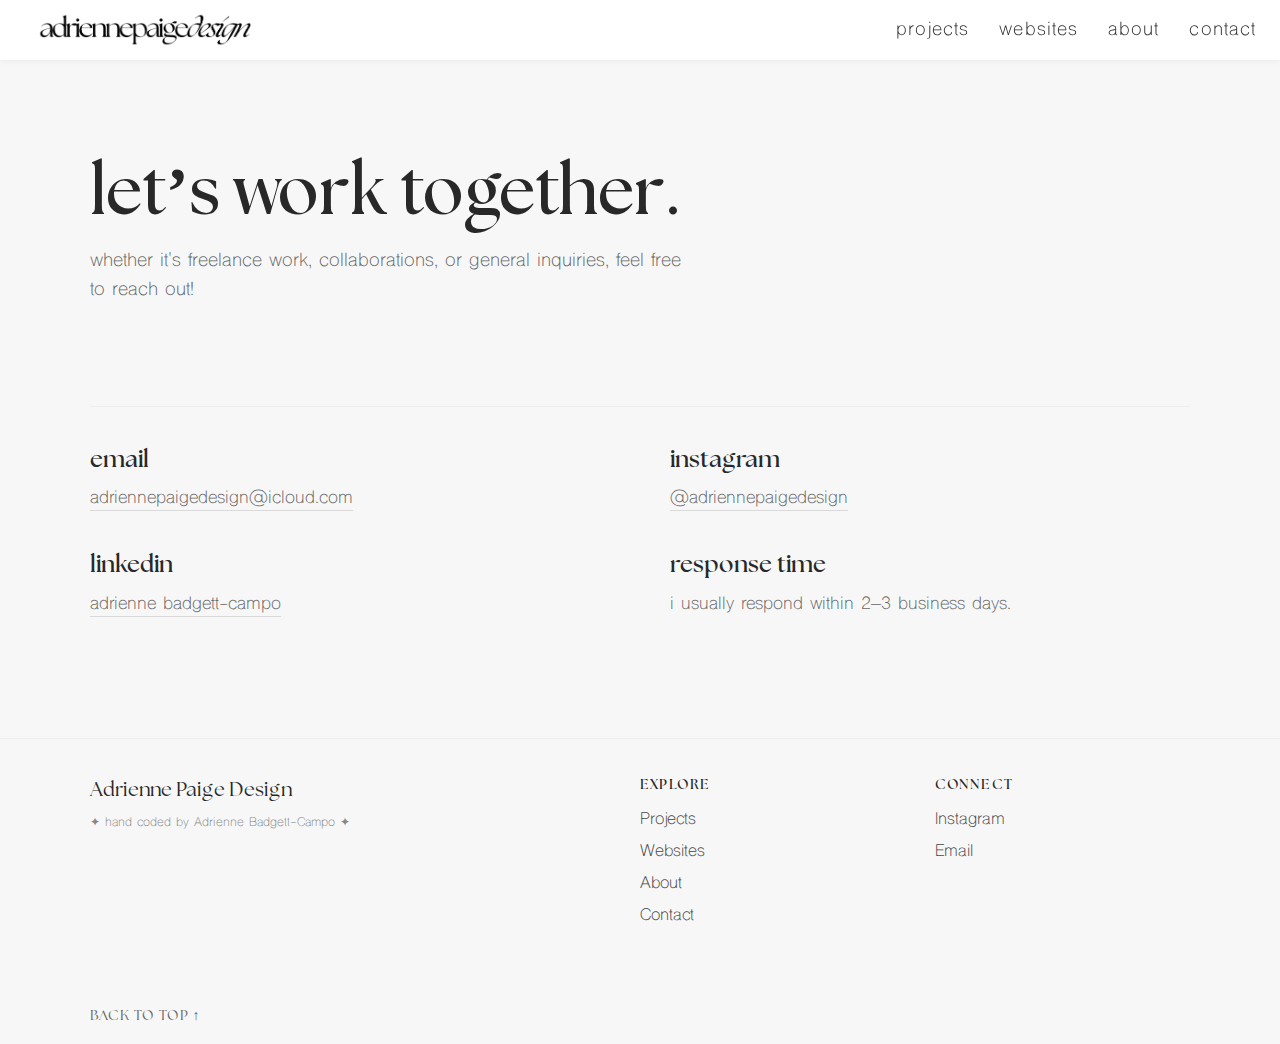
<file: contact/contact.html>
<!doctype html>
<html lang="en">
<head>
  <meta charset="UTF-8">
  <meta name="viewport" content="width=device-width, initial-scale=1.0">
  <title>Contact | adriennepaigedesign</title>

  <link rel="icon" type="image/png" href="../favicon.png">
  <link rel="stylesheet" href="../main.css">
  <link rel="stylesheet" href="contact.css">
</head>

<body>
  <div id="top"></div>

  <header class="site-header">
    <div class="logo-wrap">
      <a href="../index.html" class="logo">
        <img src="../my-logo.png" alt="Adrienne Paige Design">
      </a>
    </div>

    <nav class="site-nav">
      <a href="../projects/page1.html">projects</a>
      <a href="../websites/page2.html">websites</a>
      <a href="../about/about.html">about</a>
      <a href="contact.html">contact</a>
    </nav>

    <button class="menu-toggle" aria-label="Open menu">
      <span></span>
      <span></span>
      <span></span>
    </button>
  </header>

  <div class="mobile-menu">
    <a href="../projects/page1.html">projects</a>
    <a href="../websites/page2.html">websites</a>
    <a href="../about/about.html">about</a>
    <a href="contact.html">contact</a>
  </div>

  <main class="contact-page">
    <section class="contact-hero">
      <div class="contact-text">
        <h1>Let’s work together.</h1>
        <p class="contact-intro">
          whether it's freelance work, collaborations, or general inquiries, feel free to reach out!
        </p>
      </div>
    </section>

    <section class="contact-grid">
      <div class="contact-block">
        <h2>Email</h2>
        <p>
          <a href="mailto:adriennepaigedesign@icloud.com">adriennepaigedesign@icloud.com</a>
        </p>
      </div>

      <div class="contact-block">
        <h2>Instagram</h2>
        <p>
          <a href="https://instagram.com/adriennepaigedesign" target="_blank" rel="noopener noreferrer">
            @adriennepaigedesign
          </a>
        </p>
      </div>

      <div class="contact-block">
        <h2>linkedin</h2>
        <p>
          <a href="https://www.linkedin.com/in/adriennebadgettcampo/" target="_blank" rel="noopener noreferrer">
            Adrienne Badgett-Campo
          </a>
        </p>
      </div>

      <div class="contact-block">
        <h2>Response Time</h2>
        <p>
          I usually respond within 2–3 business days.
        </p>
      </div>
    </section>
  </main>

  <footer class="site-footer">
    <div class="footer-container">
      <div class="footer-brand">
        <p class="footer-name">Adrienne Paige Design</p>
        <p class="footer-credit">✦ hand coded by Adrienne Badgett-Campo ✦</p>
      </div>

      <div class="footer-links">
        <h4>Explore</h4>
        <a href="../projects/page1.html">Projects</a>
        <a href="../websites/page2.html">Websites</a>
        <a href="../about/about.html">About</a>
        <a href="contact.html">Contact</a>
      </div>

      <div class="footer-social">
        <h4>Connect</h4>
        <a href="https://instagram.com/adriennepaigedesign" target="_blank" rel="noopener noreferrer">Instagram</a>
        <a href="mailto:adriennepaigedesign@gmail.com">Email</a>
      </div>

      <div class="footer-top">
        <a href="#top">Back to top ↑</a>
      </div>
    </div>
  </footer>

  <script>
    const menuButton = document.querySelector(".menu-toggle");
    const mobileMenu = document.querySelector(".mobile-menu");

    if (menuButton && mobileMenu) {
      menuButton.addEventListener("click", () => {
        menuButton.classList.toggle("open");
        mobileMenu.classList.toggle("open");
      });
    }
  </script>
</body>
</html>
</file>
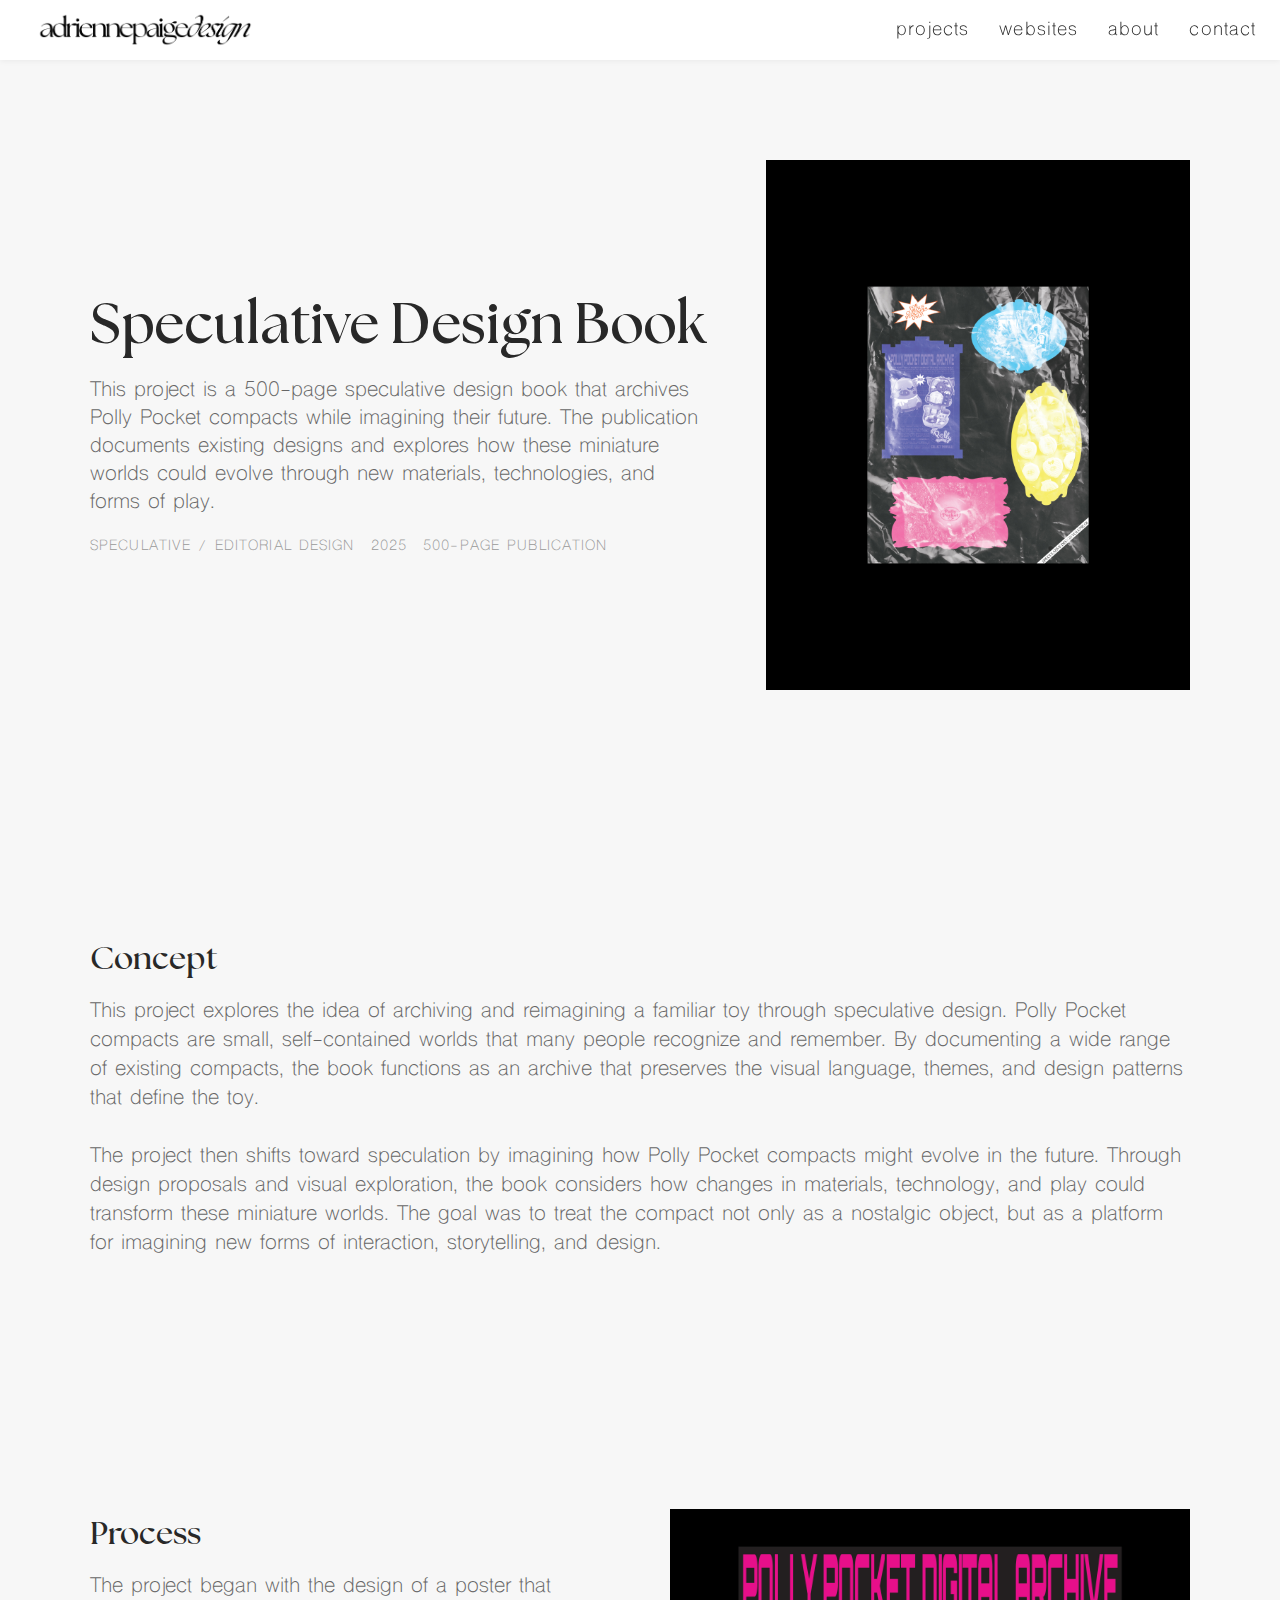
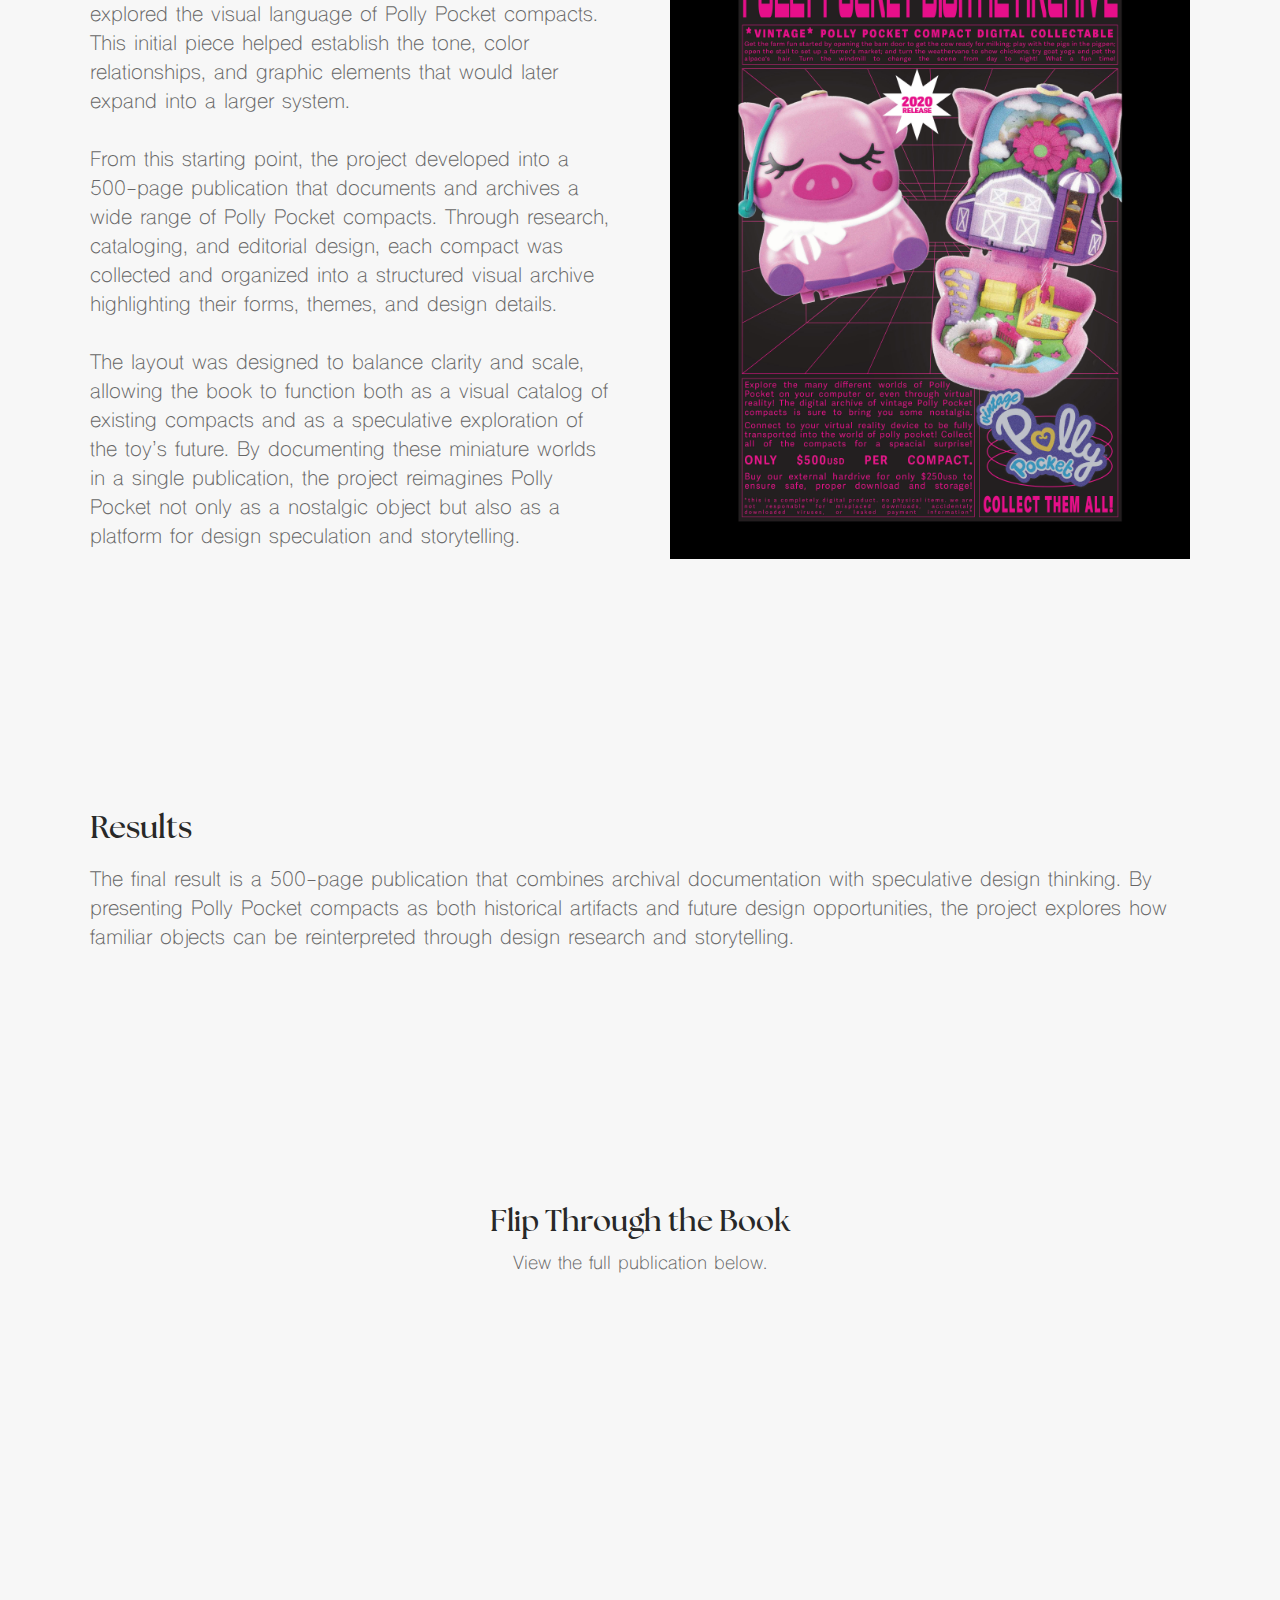
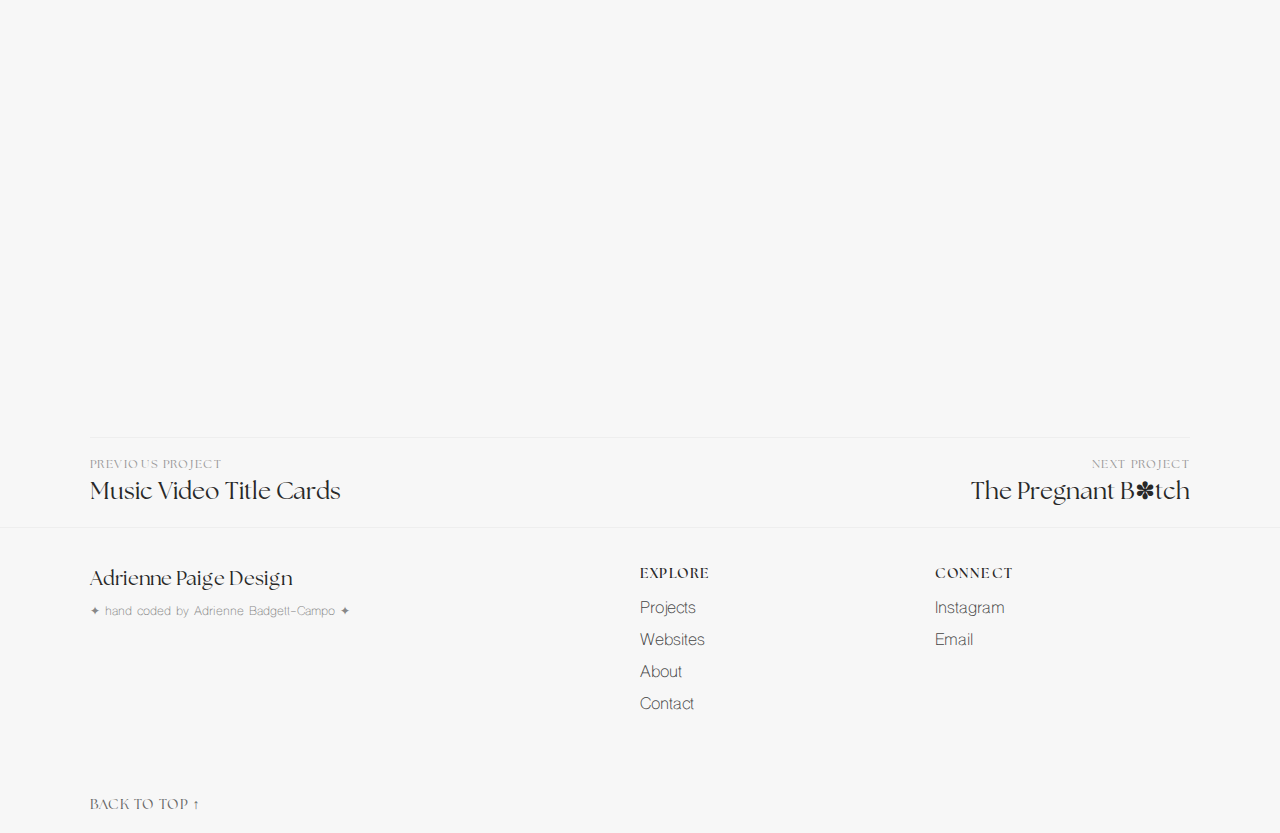
<file: projects/project6/project6.html>
<!doctype html>
<html lang="en">
<head>
  <meta charset="UTF-8">
  <meta name="viewport" content="width=device-width, initial-scale=1.0">
  <title>Projects - adriennepaigedesign</title>

  <link rel="icon" type="image/png" href="../../favicon.png">

  <link rel="stylesheet" href="../../main.css">
  <link rel="stylesheet" href="../casestudy.css">
</head>

<body>
  <div id="top"></div>

  <header class="site-header">
    <div class="logo-wrap">
      <a href="../../index.html" class="logo">
        <img src="../../my-logo.png" alt="Adrienne Paige Design">
      </a>
    </div>

    <nav class="site-nav">
      <a href="../page1.html">projects</a>
      <a href="../../websites/page2.html">websites</a>
      <a href="../../about/about.html">about</a>
      <a href="../../contact/contact.html">contact</a>
    </nav>

    <button class="menu-toggle" aria-label="Open menu">
      <span></span>
      <span></span>
      <span></span>
    </button>
  </header>

  <div class="mobile-menu">
    <a href="../page1.html">projects</a>
    <a href="../../websites/page2.html">websites</a>
    <a href="../../about/about.html">about</a>
    <a href="../../contact/contact.html">contact</a>
  </div>

  <main class="case-study">

    <section class="project-hero">
      <div class="hero-text">
        <h1>Speculative Design Book</h1>

        <p class="project-intro">
          This project is a 500-page speculative design book that archives Polly Pocket compacts while imagining their future. The publication documents existing designs and explores how these miniature worlds could evolve through new materials, technologies, and forms of play.
        </p>

        <div class="project-meta">
          <span>Speculative / Editorial Design</span>
          <span>2025</span>
          <span>500-page publication</span>
        </div>
      </div>

      <div class="hero-image">
        <img src="images/500pgbookcover.jpg" alt="500 Page Book Cover" class="zoomable">
      </div>
    </section>

    <section class="project-section">
      <h2>Concept</h2>
      <p>
        This project explores the idea of archiving and reimagining a familiar toy through speculative design. Polly Pocket compacts are small, self-contained worlds that many people recognize and remember. By documenting a wide range of existing compacts, the book functions as an archive that preserves the visual language, themes, and design patterns that define the toy.
        <br><br>
        The project then shifts toward speculation by imagining how Polly Pocket compacts might evolve in the future. Through design proposals and visual exploration, the book considers how changes in materials, technology, and play could transform these miniature worlds. The goal was to treat the compact not only as a nostalgic object, but as a platform for imagining new forms of interaction, storytelling, and design.
      </p>
    </section>

    <section class="process-layout">
      <div class="process-section-top">
        <h2>Process</h2>
        <p>
          The project began with the design of a poster that explored the visual language of Polly Pocket compacts. This initial piece helped establish the tone, color relationships, and graphic elements that would later expand into a larger system.
          <br><br>
          From this starting point, the project developed into a 500-page publication that documents and archives a wide range of Polly Pocket compacts. Through research, cataloging, and editorial design, each compact was collected and organized into a structured visual archive highlighting their forms, themes, and design details.
          <br><br>
          The layout was designed to balance clarity and scale, allowing the book to function both as a visual catalog of existing compacts and as a speculative exploration of the toy’s future. By documenting these miniature worlds in a single publication, the project reimagines Polly Pocket not only as a nostalgic object but also as a platform for design speculation and storytelling.
        </p>
      </div>

      <div class="process-image-top">
        <img src="images/pollypocketposter.jpg" alt="Polly Pocket poster used in the process" class="zoomable">
      </div>
    </section>

    <section class="project-section">
      <h2>Results</h2>
      <p> 
        The final result is a 500-page publication that combines archival documentation with speculative design thinking. By presenting Polly Pocket compacts as both historical artifacts and future design opportunities, the project explores how familiar objects can be reinterpreted through design research and storytelling.
      </p>
    </section>
    
    <section class="project-section flipbook-section">
      <h2>Flip Through the Book</h2>
      <p>
        View the full publication below.
      </p>
      <div class="flipbook-crop">
        <iframe
          src="https://heyzine.com/flip-book/2f5d7fa4f4.html"
          allowfullscreen
          scrolling="no"
          class="fp-iframe"
          title="500 Page Book Flipbook">
        </iframe>
      </div>
    </section>

  </main>

  <nav class="project-pagination">
    <a class="project-pagination-link prev" href="../project5/project5.html">
      <span class="pagination-label">Previous Project</span>
      <span class="pagination-title">Music Video Title Cards</span>
    </a>

    <a class="project-pagination-link next" href="../project7/project7.html">
      <span class="pagination-label">Next Project</span>
      <span class="pagination-title">The Pregnant B✽tch</span>
    </a>
  </nav>

  <footer class="site-footer">
    <div class="footer-container">
      <div class="footer-brand">
        <p class="footer-name">Adrienne Paige Design</p>
        <p class="footer-credit">✦ hand coded by Adrienne Badgett-Campo ✦</p>
      </div>

      <div class="footer-links">
        <h4>Explore</h4>
        <a href="../page1.html">Projects</a>
        <a href="../../websites/page2.html">Websites</a>
        <a href="../../about/about.html">About</a>
        <a href="../../contact/contact.html">Contact</a>
      </div>

      <div class="footer-social">
        <h4>Connect</h4>
        <a href="https://instagram.com/adriennepaigedesign" target="_blank">Instagram</a>
        <a href="mailto:adriennepaigedesign@gmail.com">Email</a>
      </div>

      <div class="footer-top">
        <a href="#top">Back to top ↑</a>
      </div>
    </div>
  </footer>

  <div class="image-lightbox" id="lightbox">
    <img id="lightbox-img" alt="Expanded project image">
  </div>

  <script>
    const menuButton = document.querySelector(".menu-toggle");
    const mobileMenu = document.querySelector(".mobile-menu");

    if (menuButton && mobileMenu) {
      menuButton.addEventListener("click", () => {
        menuButton.classList.toggle("open");
        mobileMenu.classList.toggle("open");
      });
    }

    const zoomImages = document.querySelectorAll(".zoomable");
    const lightbox = document.getElementById("lightbox");
    const lightboxImg = document.getElementById("lightbox-img");

    zoomImages.forEach(img => {
      img.addEventListener("click", () => {
        lightbox.classList.add("open");
        lightboxImg.src = img.src;
        lightboxImg.alt = img.alt;
      });
    });

    lightbox.addEventListener("click", () => {
      lightbox.classList.remove("open");
    });
  </script>
</body>
</html>
</file>
<file: main.css>
* {
  box-sizing: border-box;
}

html {
  scroll-behavior: smooth;
}

body {
  margin: 0;
  background: #f7f7f7;
  color: #282828;
}

img {
  max-width: 100%;
  display: block;
}

a {
  text-decoration: none;
  color: inherit;
  transition: color .2s ease, opacity .2s ease;
}

/* header */
.site-header {
  position: fixed;
  top: 0;
  left: 0;
  width: 100%;
  height: 60px;
  background: #ffffff;
  box-shadow: 0 1px 6px rgba(0, 0, 0, 0.06);
  display: flex;
  justify-content: space-between;
  align-items: center;
  padding: 0 24px;
  z-index: 1000;
}

.site-nav {
  display: flex;
  gap: 30px;
  align-items: center;
}

.site-nav a {
  font-family: "Shree Devanagari 714", sans-serif;
  font-size: 18px;
  font-weight: 500;
  letter-spacing: 0.06em;
  color: #282828;
  text-decoration: none;
  transition: color .2s ease, letter-spacing .2s ease;
}

.site-nav a:hover {
  color: #c49cff;
}

.logo-wrap {
  justify-self: start;
}

.logo img {
  max-height: 35px;
  width: auto;
  display: block;
}

/* menu stuff */
.menu-toggle {
  display: none;
  width: 32px;
  height: 24px;
  padding: 0;
  border: none;
  background: transparent;
  cursor: pointer;
  position: relative;
  z-index: 1001;
}

.menu-toggle span {
  position: absolute;
  left: 0;
  width: 100%;
  height: 2px;
  background: #282828;
  transition: transform 0.3s ease, opacity 0.3s ease;
}

.menu-toggle span:nth-child(1) {
  top: 2px;
}

.menu-toggle span:nth-child(2) {
  top: 11px;
}

.menu-toggle span:nth-child(3) {
  top: 20px;
}

.menu-toggle.open span:nth-child(1) {
  transform: translateY(9px) rotate(45deg);
}

.menu-toggle.open span:nth-child(2) {
  opacity: 0;
}

.menu-toggle.open span:nth-child(3) {
  transform: translateY(-9px) rotate(-45deg);
}

.menu-toggle:hover span {
  background: #c49cff;
}

.mobile-menu {
  position: absolute;
  top: 88px;
  left: 0;
  width: 100%;
  padding: 20px;

  display: flex;
  flex-direction: column;
  gap: 18px;

  background: white;

  max-height: 0;
  opacity: 0;
  overflow: hidden;

  transition: max-height 0.5s ease, opacity 0.5s ease;

  z-index: 999;
}

.mobile-menu a {
  font-family: "Shree Devanagari 714", sans-serif;
  font-size: 20px;
  font-weight: 100;
  color: #282828;
  text-decoration: none;

  transition: max-height 0.4s ease;
}

.mobile-menu a:hover {
  color: #c49cff;
  font-style: italic;
}

.mobile-menu.open {
  max-height: 400px;
  opacity: 1;
}

/* stars */
.star {
  position: absolute;
  animation: floatStar linear infinite;
  will-change: transform;
}

.star-shape {
  width: 100%;
  height: 100%;
  background-image: url("sparkle.png");
  background-size: contain;
  background-repeat: no-repeat;
  background-position: center;
  animation: twinkle 3s ease-in-out infinite;
  will-change: transform, opacity;
}

@keyframes twinkle {
  0%, 100% {
    opacity: 0.3;
  }
  50% {
    opacity: 1;
  }
}

@keyframes floatStar {
  from {
    transform: translateY(-10vh);
  }
  to {
    transform: translateY(110vh);
  }
}

/* main */
main {
  width: min(1200px, calc(100% - 64px));
  margin: 0 auto;
  padding-top: 160px;
}

.hero {
  max-width: 720px;
  margin: 0 auto;
  padding: 100px 0 80px;
  text-align: center;
}

.eyebrow {
  margin: 0 0 16px;
  font-family: "The Seasons", serif;
  font-size: 13px;
  letter-spacing: 0.14em;
  text-transform: uppercase;
  color: #8a8a8a;
}

.hero h1 {
  margin: 0 0 30px;
  font-family: "The Seasons", serif;
  font-size: 84px;
  line-height: 0.95;
}

.hero .intro {
  margin: 0 0 20px;
  font-family: "Shree Devanagari 714",sans-serif;
  font-size: 34px;
  line-height: 1.2;
  color: #7a7a7a;
}

.hero .tools {
  margin: 0;
  font-family: "Shree Devanagari 714", sans-s serif;
  font-size: 22px;
  color: #9a9a9a;
}

.featured-work {
  padding:100px 0 120px;
}

.section-heading {
  margin-bottom: 40px;
}

.section-heading h2 {
  margin: 0;
  font-family: "The Seasons", serif;
  font-size: 32px;
  font-weight: 600;
  color: #282828;
}

.work-grid {
  display: grid;
  grid-template-columns: repeat(2, minmax(0, 1fr));
  gap: 48px;
}

.work-card {
  display: block;
}

.work-card img {
  width: 100%;
  aspect-ratio: 1/1;
  object-fit: cover;
   transition: transform 0.35s ease, opacity 0.35s ease;
}

.work-card:hover img {
  transform: translateY(-4px);
  opacity: 0.95;
}

.work-info {
  padding-top: 14px;
}

.work-info h3 {
  margin: 0 0 6px;
  font-family: "The Seasons", serif;
  font-size: 24px;
  font-weight: 600;
  color: #282828;
}

.work-info p {
  margin: 0;
  font-family: "Shree Devanagari 714", sans-serif;
  font-size: 18px;
  color: #808080;
  text-align: left;
}

/* footer */
.site-footer {
  margin-top: 20px;
  padding: 20px 0;

  border-top: 1px solid #eee;
}

.footer-container {
  width: min(1100px, calc(100% - 64px));
  margin: 0 auto;

  display: grid;
  grid-template-columns: 2fr 1fr 1fr;
  gap: 40px;
}

.footer-name {
  font-family: "The Seasons", serif;
  font-size: 20px;
  margin-bottom: 10px;
}

.footer-credit {
  font-family: "Shree Devanagari 714", serif;
  font-size: 12px;
  color: #888;
}

.footer-links h4,
.footer-social h4 {
  font-family: "The Seasons", serif;
  font-size: 14px;
  margin-bottom: 14px;
  letter-spacing: .08em;
  text-transform: uppercase;
}

.footer-links a,
.footer-social a {
  display: block;

  font-family: "Shree Devanagari 714", serif;
  font-size: 16px;

  color: #444;
  text-decoration: none;

  margin-bottom: 8px;
}

.footer-links a:hover,
.footer-social a:hover {
  color: #c49cff;
}

.footer-top {
  grid-column: 1 / -1;
  margin-top: 30px;
}

.footer-top a {
  font-family: "The Seasons", serif;
  font-size: 14px;
  letter-spacing: .08em;
  text-transform: uppercase;

  text-decoration: none;
  color: #666;
}

.footer-top a:hover {
  color: #c49cff;
}

/* fonts */
@font-face {
    font-family: 'Shree Devanagari 714';
    src: url('fonts/ShreeDev0714.woff2') format('woff2'),
        url('fonts/ShreeDev0714.woff') format('woff');
    font-weight: normal;
    font-style: normal;
    font-display: swap;
}

@font-face {
    font-family: 'Shree Devanagari 714';
    src: url('fonts/ShreeDev0714-BoldItalic.woff2') format('woff2'),
        url('fonts/ShreeDev0714-BoldItalic.woff') format('woff');
    font-weight: bold;
    font-style: italic;
    font-display: swap;
}

@font-face {
    font-family: 'Shree Devanagari 714';
    src: url('fonts/ShreeDev0714-Bold.woff2') format('woff2'),
        url('fonts/ShreeDev0714-Bold.woff') format('woff');
    font-weight: bold;
    font-style: normal;
    font-display: swap;
}

@font-face {
    font-family: 'Shree Devanagari 714';
    src: url('fonts/ShreeDev0714-Italic.woff2') format('woff2'),
        url('fonts/ShreeDev0714-Italic.woff') format('woff');
    font-weight: normal;
    font-style: italic;
    font-display: swap;
}
@font-face {
    font-family: 'The Seasons';
    src: url('fonts/TheSeasonsBoldItalic.woff2') format('woff2'),
        url('fonts/TheSeasonsBoldItalic.woff') format('woff');
    font-weight: bold;
    font-style: italic;
    font-display: swap;
}

@font-face {
    font-family: 'The Seasons';
    src: url('fonts/TheSeasonsBold.woff2') format('woff2'),
        url('fonts/TheSeasonsBold.woff') format('woff');
    font-weight: bold;
    font-style: normal;
    font-display: swap;
}

@font-face {
    font-family: 'The Seasons';
    src: url('fonts/TheSeasonsItalic.woff2') format('woff2'),
        url('fonts/TheSeasonsItalic.woff') format('woff');
    font-weight: normal;
    font-style: italic;
    font-display: swap;
}

@font-face {
    font-family: 'The Seasons';
    src: url('fonts/TheSeasonsLightRegular.woff2') format('woff2'),
        url('fonts/TheSeasonsLightRegular.woff') format('woff');
    font-weight: 300;
    font-style: normal;
    font-display: swap;
}

@font-face {
    font-family: 'The Seasons';
    src: url('fonts/TheSeasonsLightItalic.woff2') format('woff2'),
        url('fonts/TheSeasonsLightItalic.woff') format('woff');
    font-weight: 300;
    font-style: italic;
    font-display: swap;
}

@font-face {
    font-family: 'The Seasons';
    src: url('fonts/TheSeasonsRegular.woff2') format('woff2'),
        url('fonts/TheSeasonsRegular.woff') format('woff');
    font-weight: normal;
    font-style: normal;
    font-display: swap;
}

/* responsiveness */
@media (max-width: 1000px) {
  .hero {
    max-width: 680px;
    padding: 90px 0 64px;
  }

  .hero h1 {
    font-size: 68px;
  }

  .hero .intro {
    font-size: 28px;
  }

  .hero .tools {
    font-size: 20px;
  }
}

@media (max-width: 700px) {
  main {
    width: min(1200px, calc(100% - 32px));
    padding-top: 120px;
  }

  .site-header {
    height: 60px;
    padding: 0 16px;
  }

  .site-nav {
    display: none;
  }

  .menu-toggle {
    display: block;
  }

  .logo img {
    max-height: 30px;
  }

  .mobile-menu {
    top: 60px;
  }

  .hero {
    max-width: 100%;
    padding: 40px 0 40px;
  }

  .eyebrow {
    margin: 0 0 10px;
    font-size: 11px;
    letter-spacing: 0.12em;
  }

  .hero h1 {
    margin: 0 0 14px;
    font-size: 46px;
    line-height: 0.98;
  }

  .hero .intro {
    margin: 0 0 14px;
    font-size: 21px;
    line-height: 1.25;
  }

  .hero .tools {
    font-size: 16px;
    line-height: 1.35;
  }

  .featured-work {
    padding: 56px 0 72px;
  }

  .work-grid {
    grid-template-columns: 1fr;
    gap: 24px;
  }

  .footer-container{
  grid-template-columns:1fr;
  gap:30px;
}
}

@media (min-width: 701px) {
  .mobile-menu {
    display: none !important;
  }
}
</file>
<file: contact/contact.css>
.contact-page {
  width: min(1100px, calc(100% - 64px));
  margin: 0 auto;
  padding-top: 160px;
  padding-bottom: 100px;
  text-transform: lowercase;
}

.contact-hero {
  margin-bottom: 100px;
}

.contact-text {
  max-width: 700px;
}

.contact-text h1 {
  font-family: "The Seasons", serif;
  font-size: clamp(38px, 6vw, 68px);
  line-height: 1;
  margin: 0 0 20px;
  color: #282828;
}

.contact-intro {
  font-family: "Shree Devanagari 714", serif;
  font-size: 18px;
  line-height: 1.6;
  color: #666;
  margin: 0;
  max-width: 600px;
}

.contact-grid {
  display: grid;
  grid-template-columns: 1fr 1fr;
  gap: 40px 60px;
  border-top: 1px solid #eee;
  padding-top: 40px;
}

.contact-block h2 {
  font-family: "The Seasons", serif;
  font-size: 24px;
  line-height: 1.1;
  margin: 0 0 12px;
  color: #282828;
}

.contact-block p {
  font-family: "Shree Devanagari 714", serif;
  font-size: 17px;
  line-height: 1.6;
  color: #666;
  margin: 0;
  max-width: 420px;
}

.contact-block a {
  color: inherit;
  text-decoration: none;
  border-bottom: 1px solid #d9d9d9;
  transition: color 0.2s ease, border-color 0.2s ease;
}

.contact-block a:hover {
  color: #c49cff;
  border-color: #c49cff;
}

@media (max-width: 700px) {
  .contact-page {
    width: calc(100% - 32px);
    padding-top: 120px;
    padding-bottom: 70px;
  }

  .contact-hero {
    margin-bottom: 70px;
  }

  .contact-text h1 {
    font-size: 42px;
  }

  .contact-intro {
    font-size: 17px;
  }

  .contact-grid {
    grid-template-columns: 1fr;
    gap: 28px;
    padding-top: 28px;
  }

  .contact-block h2 {
    font-size: 22px;
  }

  .contact-block p {
    font-size: 16px;
    max-width: 100%;
  }
}
</file>
<file: projects/casestudy.css>
.case-study {
  width: min(1100px, calc(100% - 64px));
  margin: 0 auto;
  padding-top: 160px;
  padding-bottom: 60px;
}


/* hero */
.project-hero {
  display: grid;
  grid-template-columns: 1fr 1fr;
  gap: 60px;
  align-items: center;
  margin-bottom: 120px;
}

.hero-text h1 {
  font-family: "The Seasons", serif;
  font-size: clamp(32px, 5vw, 56px);
  margin: 0 0 18px;
  white-space: nowrap;
}

.project-intro {
  font-family: "Shree Devanagari 714", serif;
  font-size: 20px;
  line-height: 1.4;
  color: #666;
  margin: 0 0 18px;
}

.project-meta {
  font-family: "Shree Devanagari 714", serif;
  font-size: clamp(11px, 1.2vw, 14px);
  letter-spacing: .08em;
  text-transform: uppercase;
  color: #999;
  display: flex;
  gap: 16px;
  white-space: nowrap;
}

.hero-image img {
  max-width: 100%;
  height: auto;
  max-height: 600px;
  display: block;
  aspect-ratio: 4 / 5;
  object-fit: cover;
}


/* concept */
.project-section {
  max-width: 1300px;
  margin: 250px auto;
  text-align: left;
}

.project-section h2 {
  font-family: "The Seasons", serif;
  font-size: 32px;
  margin: 0 0 20px;
}

.project-section p {
  max-width: 1300px;
  font-family: "Shree Devanagari 714", serif;
  font-size: 20px;
  line-height: 1.45;
  color: #666;
  margin: 0;
}


/* process */
.process-layout {
  display: grid;
  grid-template-columns: 1fr 1fr;
  column-gap: 60px;
  row-gap: 250px;

  max-width: 1200px;
  margin: 250px auto 0px;
  align-items: center;
}

.process-section-top {
  text-align: left;
}

.process-section-top h2 {
  font-family: "The Seasons", serif;
  font-size: 32px;
  margin: 0 0 20px;
}

.process-section-top p {
  font-family: "Shree Devanagari 714", serif;
  font-size: 20px;
  line-height: 1.45;
  color: #666;
  margin: 0;
}

.process-section-bottom {
  text-align: right;

  grid-column: 2;
  grid-row: 2;
}

.process-section-bottom h2 {
  font-family: "The Seasons", serif;
  font-size: 32px;
  margin: 0 0 20px;
}

.process-section-bottom p {
  font-family: "Shree Devanagari 714", serif;
  font-size: 20px;
  line-height: 1.45;
  color: #666;
  margin: 0;
}

.process-image-top img,
.process-image-bottom img {
  width: 100%;
  display: block;
}

.process-image-bottom {
  grid-column: 1;
}

.mark-grid {
  display: grid;
  grid-template-columns: 1fr 1fr;
  gap: 24px;
  max-width: 1100px;
  margin: 100px auto;
}

.mark-grid img {
  width: 100%;
  display: block;
}

.mark-large {
  max-width: 1100px;
  margin: 120px auto;
}

.mark-large img {
  width: 100%;
  display: block;
}

.spread-row img {
    width: 100%;
    max-width: 700px;

    margin: 25px auto;
}

/* image lightbox */
.image-lightbox {
  position: fixed;
  inset: 0;
  background: rgba(0,0,0,.9);
  display: flex;
  align-items: center;
  justify-content: center;
  opacity: 0;
  visibility: hidden;
  transition: opacity .25s ease;
  z-index: 2000;
}

.image-lightbox img {
  max-width: 90%;
  max-height: 90%;
}

.image-lightbox.open {
  opacity: 1;
  visibility: visible;
}

.zoomable {
  cursor: zoom-in;
  transition: transform .35s ease;
}

.zoomable:hover {
  transform: scale(1.02);
}


/* flipbook */
.flipbook-section {
  max-width: 900px;

  text-align: center;
}

.flipbook-section h2 {
  margin: 0px 0 12px;
  font-family: "The Seasons", serif;
  font-size: 30px;
}

.flipbook-section p {
  margin: 0 auto;
  max-width: 600px;
  font-family: "Shree Devanagari 714", serif;
  font-size: 18px;
  line-height: 1.4;
  color: #666;
}

.flipbook-crop {
  width: 100%;
  max-width: 900px;
  height: 450px;
  margin: 0 auto 140px;
  overflow: hidden;
  position: relative;
}

.flipbook-crop iframe {
  position: absolute;
  top: 0;
  left: -250px;
  width: calc(100% + 500px);
  height: 100%;
  border: 0;
}


/* final image/description */
.project-detail {
  display: grid;
  grid-template-columns: minmax(0, 1fr) 350px;
  align-items: center;
  max-width: 1000px;
  margin: 250px 0 50px;
}

.detail-image {
  width: 100%;
  max-width: 600px;
}

.detail-image img {
  width: min(70%, 500px);
  max-width: 100%;
  margin: 0 auto;
}

.detail-text {
  font-family: "Shree Devanagari 714", serif;
  font-size: 18px;
  line-height: 1.4;
  color: #666;
  border-left: 1px solid #e6e6e6;
  padding-left: 30px;
}

.detail-text p { 
  margin: 0;
}

.detail-label {
  display: block;
  font-size: 12px;
  letter-spacing: .12em;
  text-transform: uppercase;
  color: #888;
  margin-bottom: 6px;
}


/* page navigation */
.project-pagination {
  width: min(1100px, calc(100% - 64px));
  margin: 0 auto;
  padding-top: 20px;
  border-top: 1px solid #eee;

  display: grid;
  grid-template-columns: 1fr 1fr;
  gap: 32px;
}

.project-pagination-link {
  display: block;
  text-decoration: none;
  color: inherit;
}

.project-pagination-link.next {
  text-align: right;
}

.pagination-label {
  display: block;
  margin-bottom: 8px;
  font-family: "The Seasons", serif;
  font-size: 12px;
  letter-spacing: 0.12em;
  text-transform: uppercase;
  color: #999;
}

.pagination-title {
  display: block;
  font-family: "The Seasons", serif;
  font-size: 24px;
  line-height: 1.1;
  color: #282828;
  transition: color 0.2s ease, font-style 0.2s ease;
}

.project-pagination-link:hover .pagination-title {
  color: #c49cff;
}


/* responsiveness */
@media (max-width: 700px) {     
  .case-study {
    width: calc(100% - 32px);
    padding-top: 120px;
    padding-bottom: 40px;
  }

  .project-hero {
    grid-template-columns: 1fr;
    gap: 30px;
    margin-bottom: 80px;
  }

  .hero-image img {
    margin: 0 auto;
  }

  .hero-text {
    text-align: center;
  }

  .hero-text h1 {
    font-size: 40px;
    white-space: normal;
  }

  .project-intro {
    font-size: 18px;
  }

  .project-meta {
    flex-wrap: wrap;
    white-space: normal;
    gap: 10px 14px;

    justify-content: center;
  }

  .project-section {
    margin: 90px auto 50px;

    text-align: center;
  }

  .project-section p {
    font-size: 18px;
    padding: 0 20px;
  }

   .process-layout {
    grid-template-columns: 1fr;
    gap: 40px;
    margin: 120px auto 80px;
  }

  .process-section-top,
  .process-section-bottom,
  .process-image-top,
  .process-image-bottom {
    grid-column: auto;
    grid-row: auto;
    text-align: center;
  }

  .process-section-top h2,
  .process-section-bottom h2,
  .process-section-top p,
  .process-section-bottom p {
    text-align: center;
  }

  .process-image-top img,
  .process-image-bottom img {
    max-width: 420px;
    margin: 0 auto;
  }

  .flipbook-section {
    margin: 90px auto 24px;
  }

  .flipbook-crop {
    height: 380px;
    margin: 0 auto 90px;
  }

  .flipbook-crop iframe {
    left: -250px;
    width: calc(100% + 500px);
  }

  .project-detail {
    grid-template-columns: 1fr;
    gap: 20px;
    margin: 120px auto 10px;
  }

  .detail-image {
    max-width: 100%;
  }

  .detail-image img {
    width: 50%;
    max-width: 100%;

    margin: 0 auto;
  }

  .detail-text {
    border-left: 0;
    padding: 20px;
    font-size: 16px;

    text-align: center;
  }

  .project-pagination {
    width: calc(100% - 60px);
    gap: 24px;
    margin: 60px auto 0;
    padding-top: 32px;
  }

  .pagination-label{
    font-size: 10px;
  }

  .pagination-title {
    font-size: 18px;
  }

   .process-layout {
    grid-template-columns: 1fr;
    gap: 36px;
  }

  .process-top,
  .process-image,
  .process-bottom {
    grid-column: auto;
  }

  .process-image {
    text-align: center;
  }

  .process-image img {
    width: 100%;
    max-width: 420px;
    margin: 0 auto;
    display: block;
  }

  .mark-grid {
    grid-template-columns: 1fr;
    gap: 18px;
    margin: 20px auto;
  }

  .mark-large {
    margin: 80px auto;
  }
}
</file>
